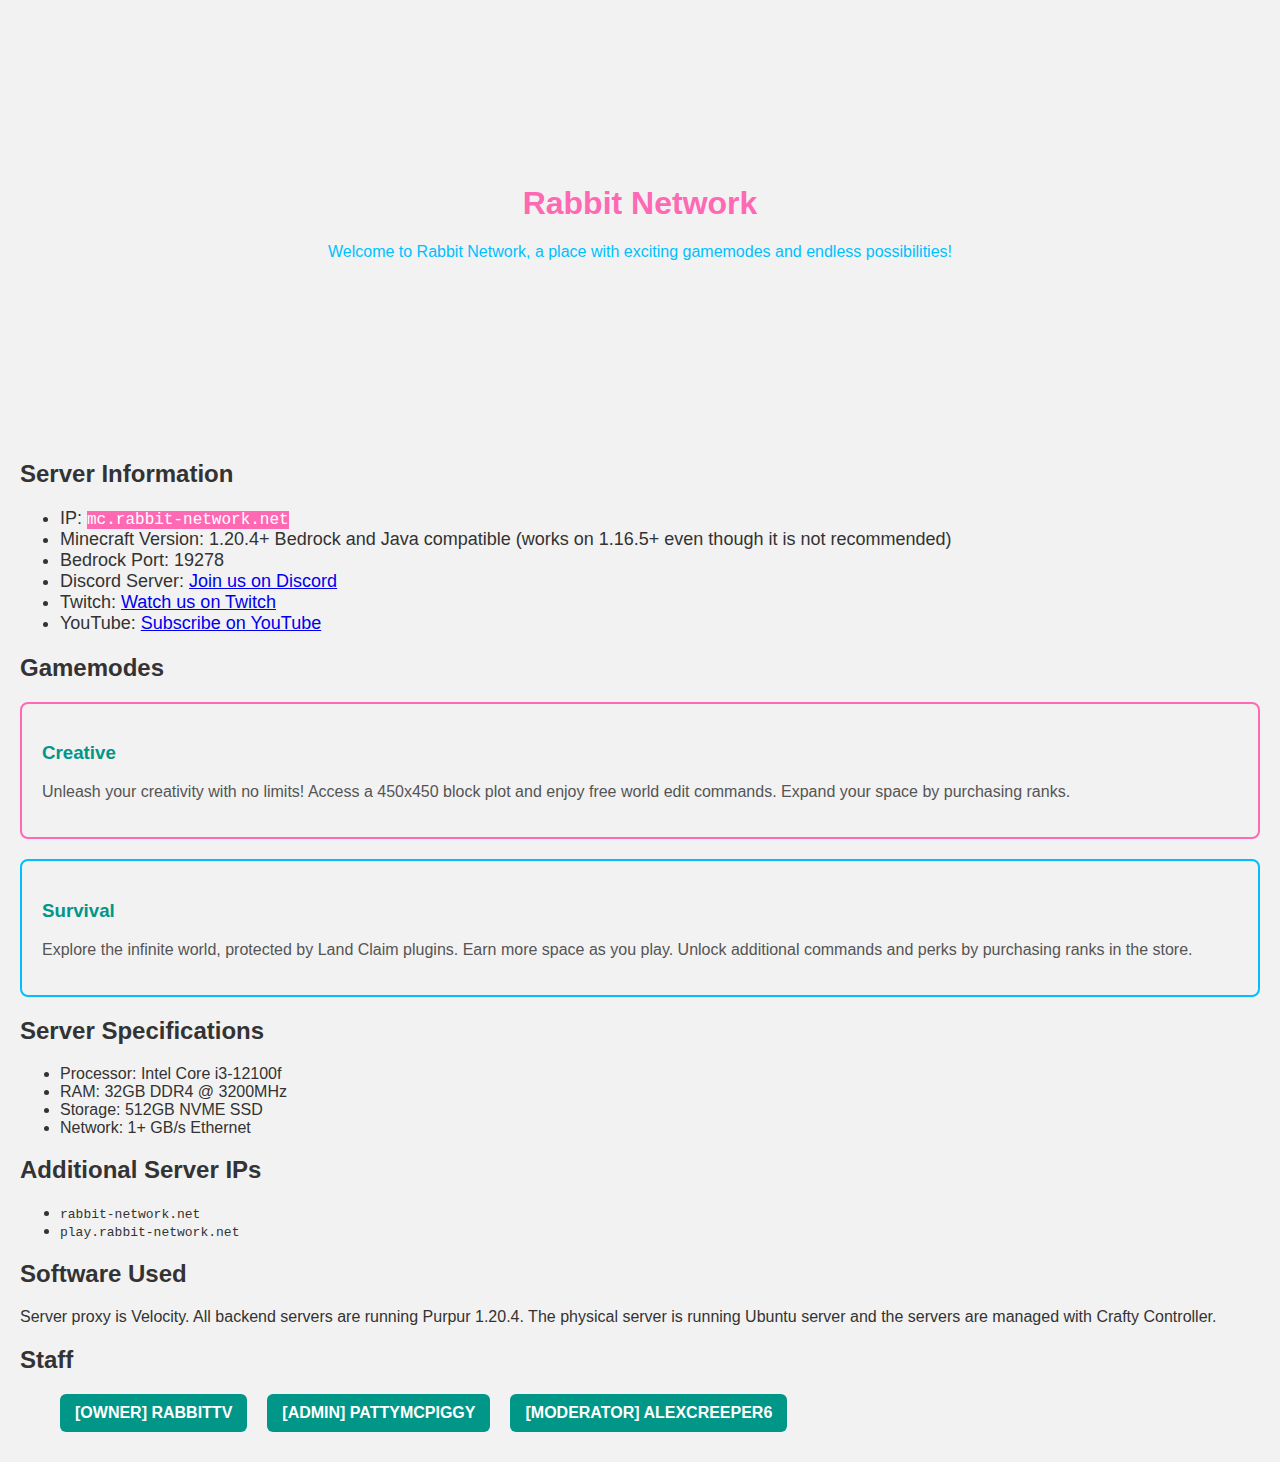
<file: index.html>
<!DOCTYPE html>
<html lang="en">

<head>
    <!-- Google tag (gtag.js) -->
    <script async src="https://www.googletagmanager.com/gtag/js?id=G-1Z5DNPCXWE"></script>
    <script>
        window.dataLayer = window.dataLayer || [];
        function gtag(){dataLayer.push(arguments);}
        gtag('js', new Date());

        gtag('config', 'G-1Z5DNPCXWE');
    </script>
    <meta charset="UTF-8">
    <meta name="viewport" content="width=device-width, initial-scale=1.0">
    <title>Rabbit Network</title>
    <link rel="stylesheet" href="styles.css">
</head>

<body>
    <div class="hero-section">
        <div class="hero-content">
            <h1>Rabbit Network</h1>
            <p>Welcome to Rabbit Network, a place with exciting gamemodes and endless possibilities!</p>
        </div>
    </div>

    <section class="server-info">
        <h2>Server Information</h2>
        <ul>
            <li>IP: <code>mc.rabbit-network.net</code></li>
            <li>Minecraft Version: 1.20.4+ Bedrock and Java compatible (works on 1.16.5+ even though it is not recommended)</li>
            <li>Bedrock Port: 19278</li>
            <li>Discord Server: <a href="https://discord.gg/AGnu449cMf" target="_blank">Join us on Discord</a></li>
            <li>Twitch: <a href="https://twitch.tv/rabbittv" target="_blank">Watch us on Twitch</a></li>
            <li>YouTube: <a href="https://youtube.com/@rabbittv_" target="_blank">Subscribe on YouTube</a></li>
        </ul>
    </section>

    <section>
        <h2>Gamemodes</h2>
        <div class="feature-box creative">
            <h3>Creative</h3>
            <p>Unleash your creativity with no limits! Access a 450x450 block plot and enjoy free world edit commands. Expand your space by purchasing ranks.</p>
        </div>
        <div class="feature-box survival">
            <h3>Survival</h3>
            <p>Explore the infinite world, protected by Land Claim plugins. Earn more space as you play. Unlock additional commands and perks by purchasing ranks in the store.</p>
        </div>
    </section>

    <section>
        <h2>Server Specifications</h2>
        <ul>
            <li>Processor: Intel Core i3-12100f</li>
            <li>RAM: 32GB DDR4 @ 3200MHz</li>
            <li>Storage: 512GB NVME SSD</li>
            <li>Network: 1+ GB/s Ethernet</li>
        </ul>
    </section>

    <section>
        <h2>Additional Server IPs</h2>
        <ul>
            <li><code>rabbit-network.net</code></li>
            <li><code>play.rabbit-network.net</code></li>
        </ul>
    </section>

    <section>
        <h2>Software Used</h2>
        <p>Server proxy is Velocity. All backend servers are running Purpur 1.20.4. The physical server is running Ubuntu server and the servers are managed with Crafty Controller.</p>
    </section>

    <section>
        <h2>Staff</h2>
        <ul class="staff-list">
            <li>[OWNER] RabbitTV</li>
            <li>[ADMIN] Pattymcpiggy</li>
            <li>[MODERATOR] Alexcreeper6</li>
        </ul>
    </section>
</body>

</html>
</file>
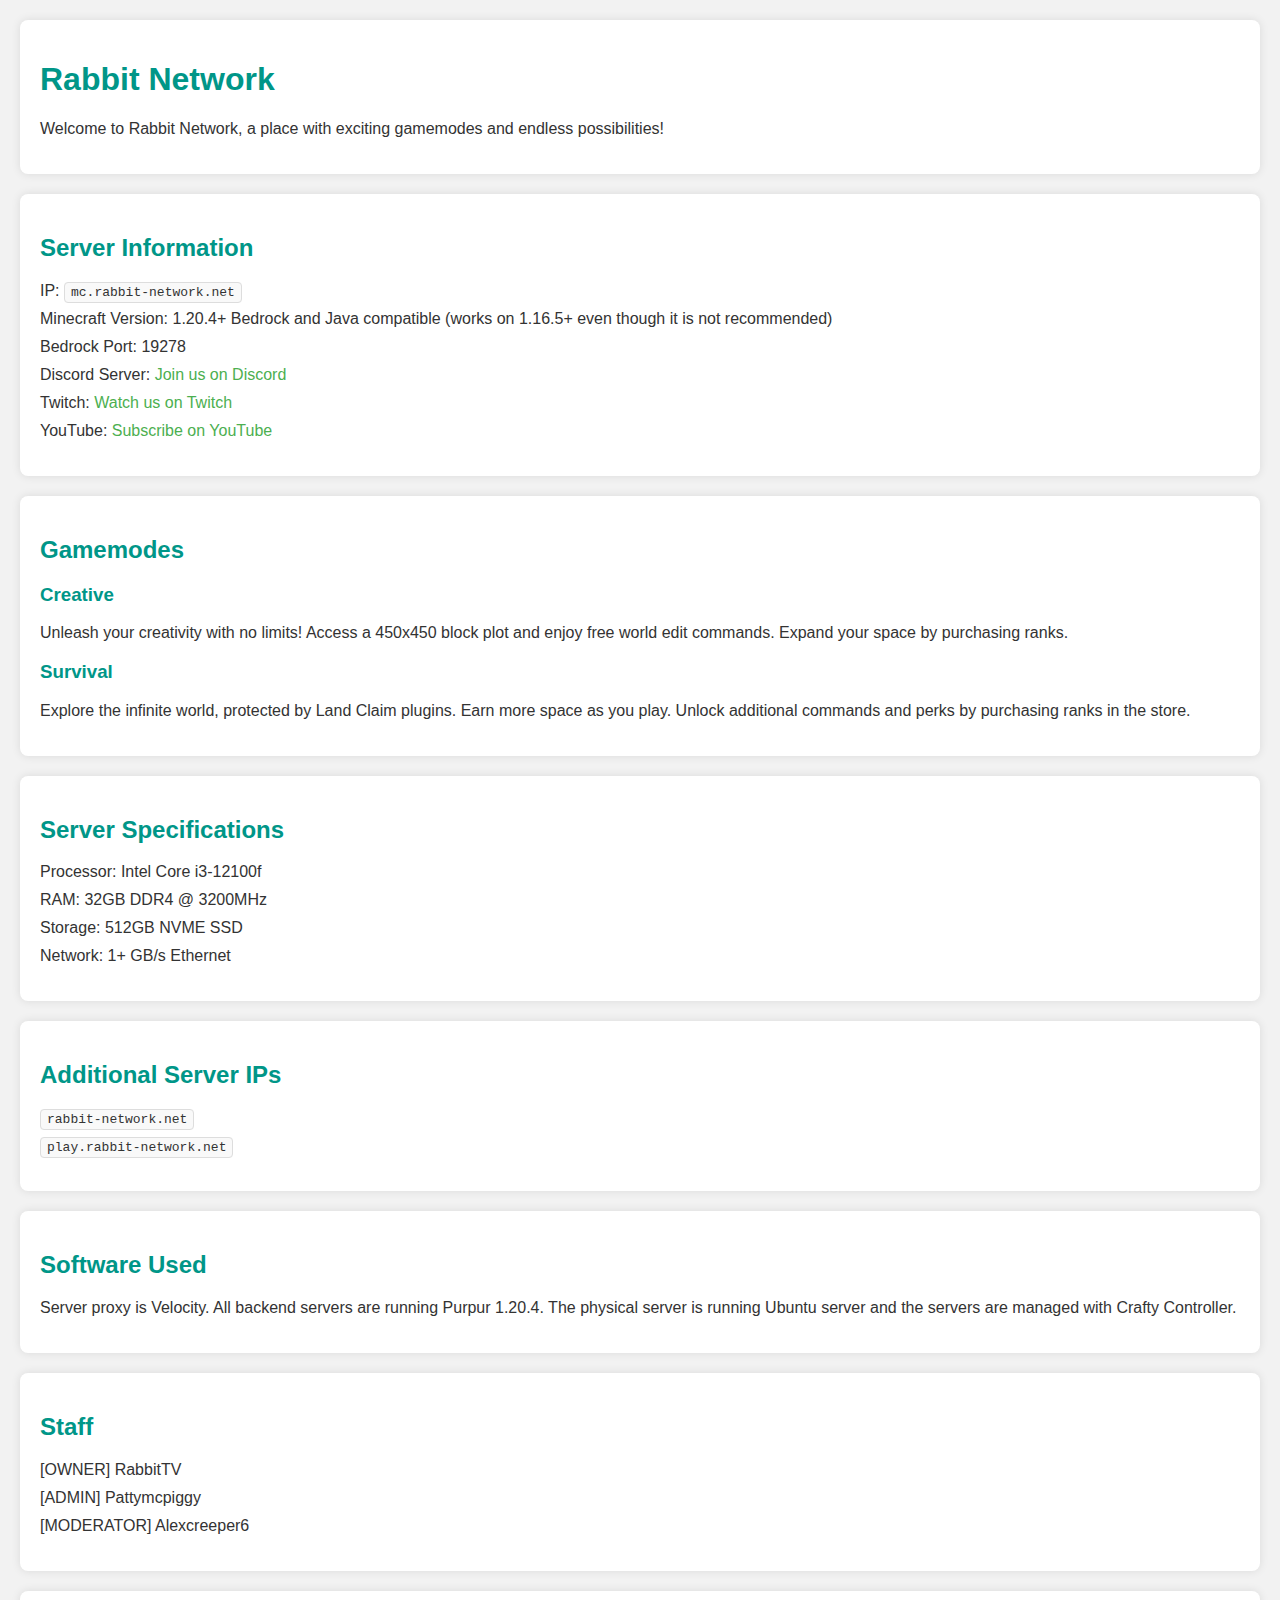
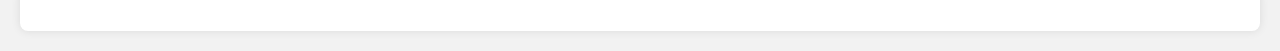
<file: Index.html>
<!DOCTYPE html>
<html lang="en">

<head>
<!-- Google tag (gtag.js) -->
<script async src="https://www.googletagmanager.com/gtag/js?id=G-1Z5DNPCXWE"></script>
<script>
  window.dataLayer = window.dataLayer || [];
  function gtag(){dataLayer.push(arguments);}
  gtag('js', new Date());

  gtag('config', 'G-1Z5DNPCXWE');
</script>
    <meta charset="UTF-8">
    <meta name="viewport" content="width=device-width, initial-scale=1.0">
    <title>RabbitTV's Minecraft Server</title>
    <style>
        body {
            font-family: 'Segoe UI', Tahoma, Geneva, Verdana, sans-serif;
            margin: 20px;
            background-color: #f2f2f2;
            color: #333;
        }

        h1, h2, h3 {
            color: #009688;
        }

        a {
            color: #4CAF50;
            text-decoration: none;
        }

        a:hover {
            text-decoration: underline;
        }

        ul {
            list-style-type: none;
            padding: 0;
        }

        li {
            margin-bottom: 10px;
        }

        code {
            background-color: #f9f9f9;
            border: 1px solid #ddd;
            padding: 2px 6px;
            border-radius: 4px;
        }

        section {
            background-color: #fff;
            padding: 20px;
            margin: 20px 0;
            border-radius: 8px;
            box-shadow: 0 0 10px rgba(0, 0, 0, 0.1);
        }
    </style>
</head>

<body>
    <section>
        <h1>Rabbit Network</h1>

        <p>Welcome to Rabbit Network, a place with exciting gamemodes and endless possibilities!</p>
    </section>

    <section>
        <h2>Server Information</h2>
        <ul>
            <li>IP: <code>mc.rabbit-network.net</code></li>
            <li>Minecraft Version: 1.20.4+ Bedrock and Java compatible (works on 1.16.5+ even though it is not recommended)</li>
            <li>Bedrock Port: 19278</li>
            <li>Discord Server: <a href="https://discord.gg/AGnu449cMf" target="_blank">Join us on Discord</a></li>
            <li>Twitch: <a href="https://twitch.tv/rabbittv" target="_blank">Watch us on Twitch</a></li>
            <li>YouTube: <a href="https://youtube.com/@rabbittv_" target="_blank">Subscribe on YouTube</a></li>
        </ul>
    </section>

    <section>
        <h2>Gamemodes</h2>
        <h3>Creative</h3>
        <p>Unleash your creativity with no limits! Access a 450x450 block plot and enjoy free world edit commands. Expand your space by purchasing ranks.</p>

        <h3>Survival</h3>
        <p>Explore the infinite world, protected by Land Claim plugins. Earn more space as you play. Unlock additional commands and perks by purchasing ranks in the store.</p>
    </section>

    <section>
        <h2>Server Specifications</h2>
        <ul>
            <li>Processor: Intel Core i3-12100f</li>
            <li>RAM: 32GB DDR4 @ 3200MHz</li>
            <li>Storage: 512GB NVME SSD</li>
            <li>Network: 1+ GB/s Ethernet</li>
        </ul>
    </section>

    <section>
        <h2>Additional Server IPs</h2>
        <ul>
            <li><code>rabbit-network.net</code></li>
            <li><code>play.rabbit-network.net</code></li>
        </ul>
    </section>

    <section>
        <h2>Software Used</h2>
        <p>Server proxy is Velocity. All backend servers are running Purpur 1.20.4. The physical server is running Ubuntu server and the servers are managed with Crafty Controller.</p>
    </section>

    <section>
        <h2>Staff</h2>
        <ul>
            <li>[OWNER] RabbitTV</li>
            <li>[ADMIN] Pattymcpiggy</li>
<li>[MODERATOR] Alexcreeper6</li>
        </ul>
    </section>

    <section>
        
    </section>
</body>

</html>
</file>
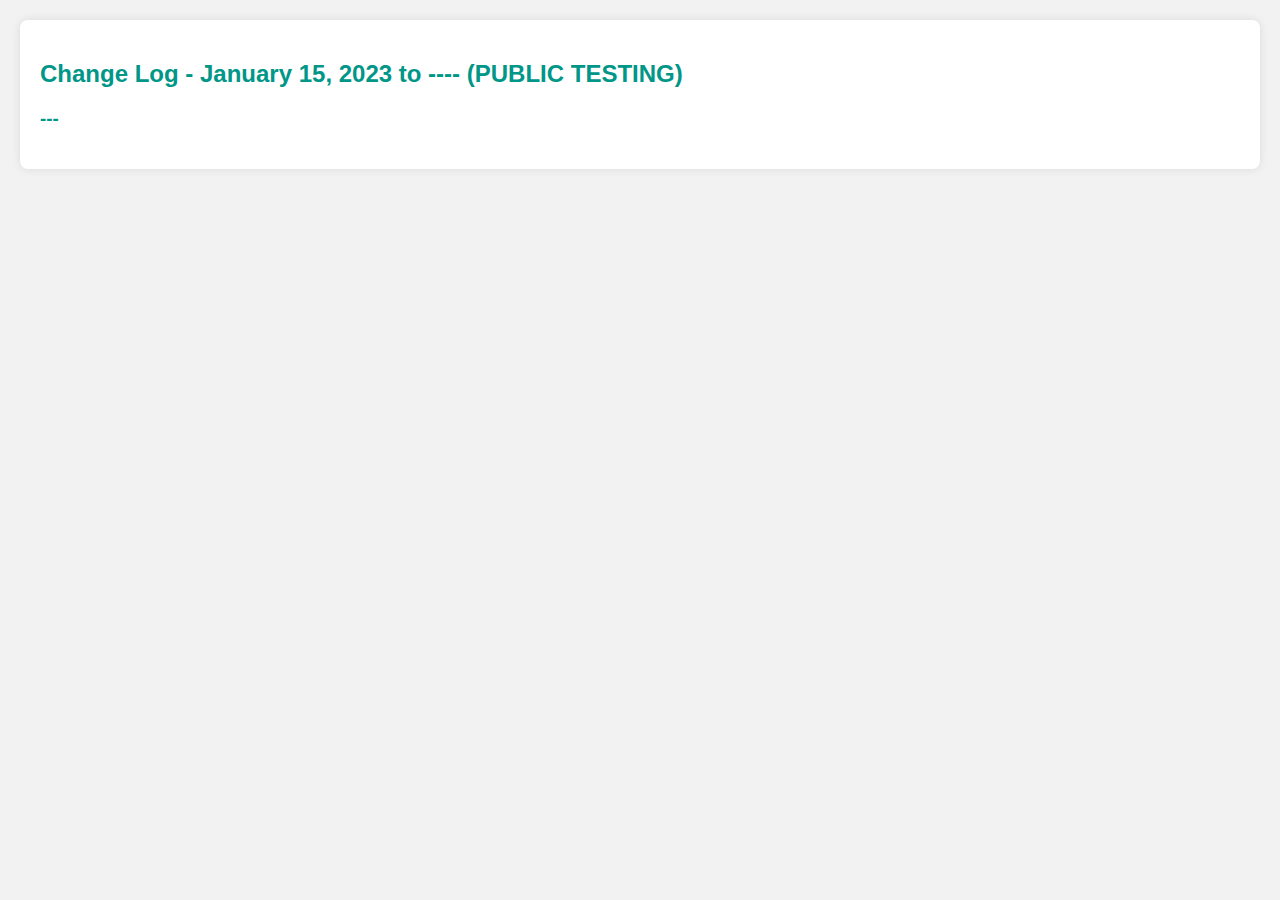
<file: changeLog.html>
<!DOCTYPE html>
<html lang="en">

<head>
<!-- Google tag (gtag.js) -->
<script async src="https://www.googletagmanager.com/gtag/js?id=G-1Z5DNPCXWE"></script>
<script>
  window.dataLayer = window.dataLayer || [];
  function gtag(){dataLayer.push(arguments);}
  gtag('js', new Date());

  gtag('config', 'G-1Z5DNPCXWE');
</script>
    <meta charset="UTF-8">
    <meta name="viewport" content="width=device-width, initial-scale=1.0">
    <title>RabbitTV's Minecraft Server - Change Log</title>
    <style>
        body {
            font-family: 'Segoe UI', Tahoma, Geneva, Verdana, sans-serif;
            margin: 20px;
            background-color: #f2f2f2;
            color: #333;
        }

        h1, h2, h3 {
            color: #009688;
        }

        a {
            color: #4CAF50;
            text-decoration: none;
        }

        a:hover {
            text-decoration: underline;
        }

        ul {
            list-style-type: none;
            padding: 0;
        }

        li {
            margin-bottom: 10px;
        }

        code {
            background-color: #f9f9f9;
            border: 1px solid #ddd;
            padding: 2px 6px;
            border-radius: 4px;
        }

        section {
            background-color: #fff;
            padding: 20px;
            margin: 20px 0;
            border-radius: 8px;
            box-shadow: 0 0 10px rgba(0, 0, 0, 0.1);
        }
    </style>
</head>

<body>
    <section>
        <h2>Change Log - January 15, 2023 to ---- (PUBLIC TESTING) </h2>

        <h3>---</h3> 
        <ul>
            <li></li>
         
        </ul>

       

    </section>
</body>

</html>
</file>
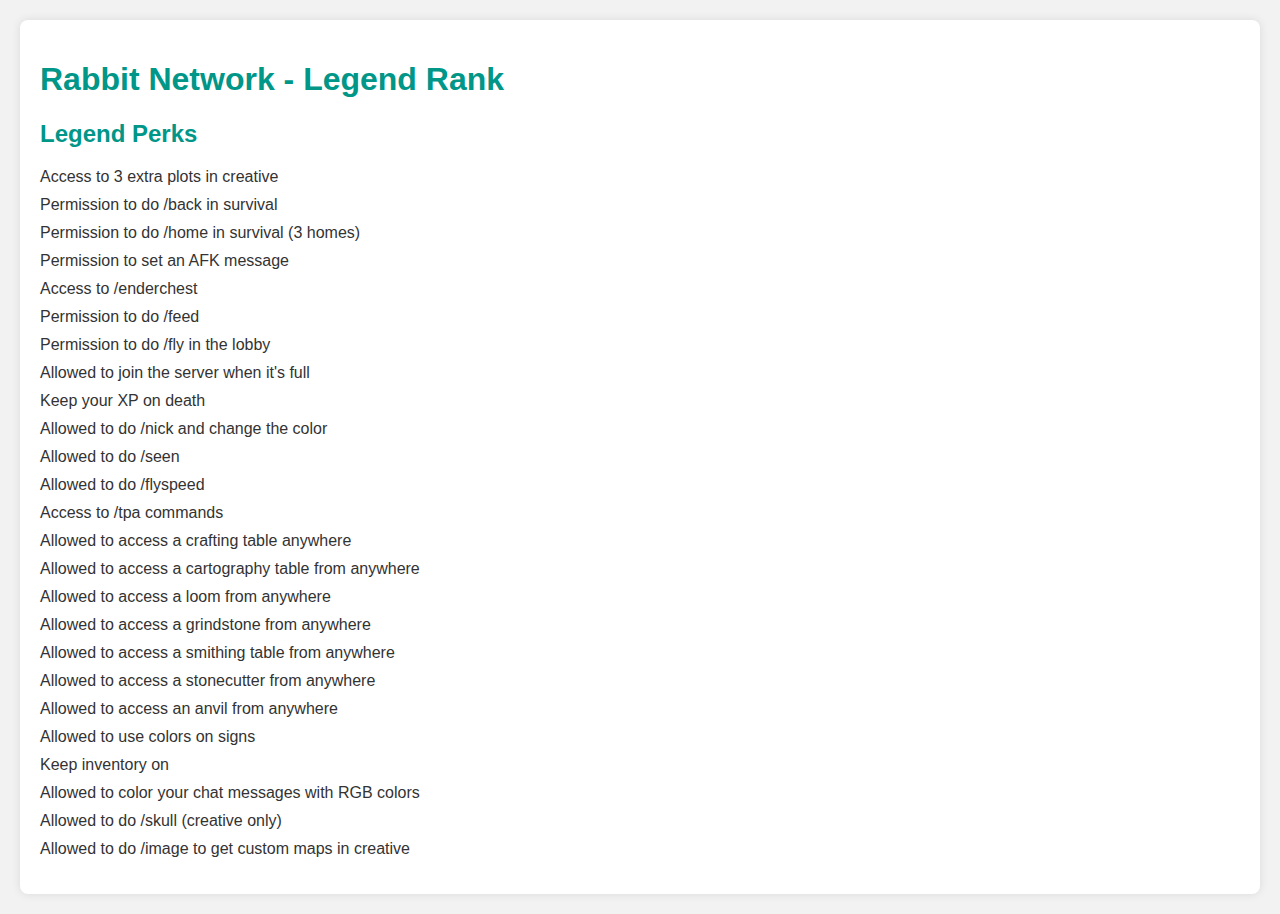
<file: legend.html>
<!DOCTYPE html>
<html lang="en">

<head>
<!-- Google tag (gtag.js) -->
<script async src="https://www.googletagmanager.com/gtag/js?id=G-1Z5DNPCXWE"></script>
<script>
  window.dataLayer = window.dataLayer || [];
  function gtag(){dataLayer.push(arguments);}
  gtag('js', new Date());

  gtag('config', 'G-1Z5DNPCXWE');
</script>
    <meta charset="UTF-8">
    <meta name="viewport" content="width=device-width, initial-scale=1.0">
    <title>RabbitTV's Minecraft Server - Legend Rank</title>
    <style>
        body {
            font-family: 'Segoe UI', Tahoma, Geneva, Verdana, sans-serif;
            margin: 20px;
            background-color: #f2f2f2;
            color: #333;
        }

        h1, h2, h3 {
            color: #009688;
        }

        a {
            color: #4CAF50;
            text-decoration: none;
        }

        a:hover {
            text-decoration: underline;
        }

        ul {
            list-style-type: none;
            padding: 0;
        }

        li {
            margin-bottom: 10px;
        }

        code {
            background-color: #f9f9f9;
            border: 1px solid #ddd;
            padding: 2px 6px;
            border-radius: 4px;
        }

        section {
            background-color: #fff;
            padding: 20px;
            margin: 20px 0;
            border-radius: 8px;
            box-shadow: 0 0 10px rgba(0, 0, 0, 0.1);
        }
    </style>
</head>

<body>
    <section>
        <h1>Rabbit Network - Legend Rank</h1>

        <h2>Legend Perks</h2>
        <ul>
            <li>Access to 3 extra plots in creative</li>
            <li>Permission to do /back in survival</li>
            <li>Permission to do /home in survival (3 homes)</li>
            <li>Permission to set an AFK message</li>
            <li>Access to /enderchest</li>
            <li>Permission to do /feed</li>
            <li>Permission to do /fly in the lobby</li>
            <li>Allowed to join the server when it's full</li>
            <li>Keep your XP on death</li>
            <li>Allowed to do /nick and change the color</li>
            <li>Allowed to do /seen</li>
            <li>Allowed to do /flyspeed</li>
            <li>Access to /tpa commands</li>
            <li>Allowed to access a crafting table anywhere</li>
            <li>Allowed to access a cartography table from anywhere</li>
            <li>Allowed to access a loom from anywhere</li>
            <li>Allowed to access a grindstone from anywhere</li>
            <li>Allowed to access a smithing table from anywhere</li>
            <li>Allowed to access a stonecutter from anywhere</li>
            <li>Allowed to access an anvil from anywhere</li>
            <li>Allowed to use colors on signs</li>
            <li>Keep inventory on</li>
            <li>Allowed to color your chat messages with RGB colors</li>
            <li>Allowed to do /skull (creative only)</li>
            <li>Allowed to do /image to get custom maps in creative</li>
        </ul>
    </section>
</body>

</html>
</file>
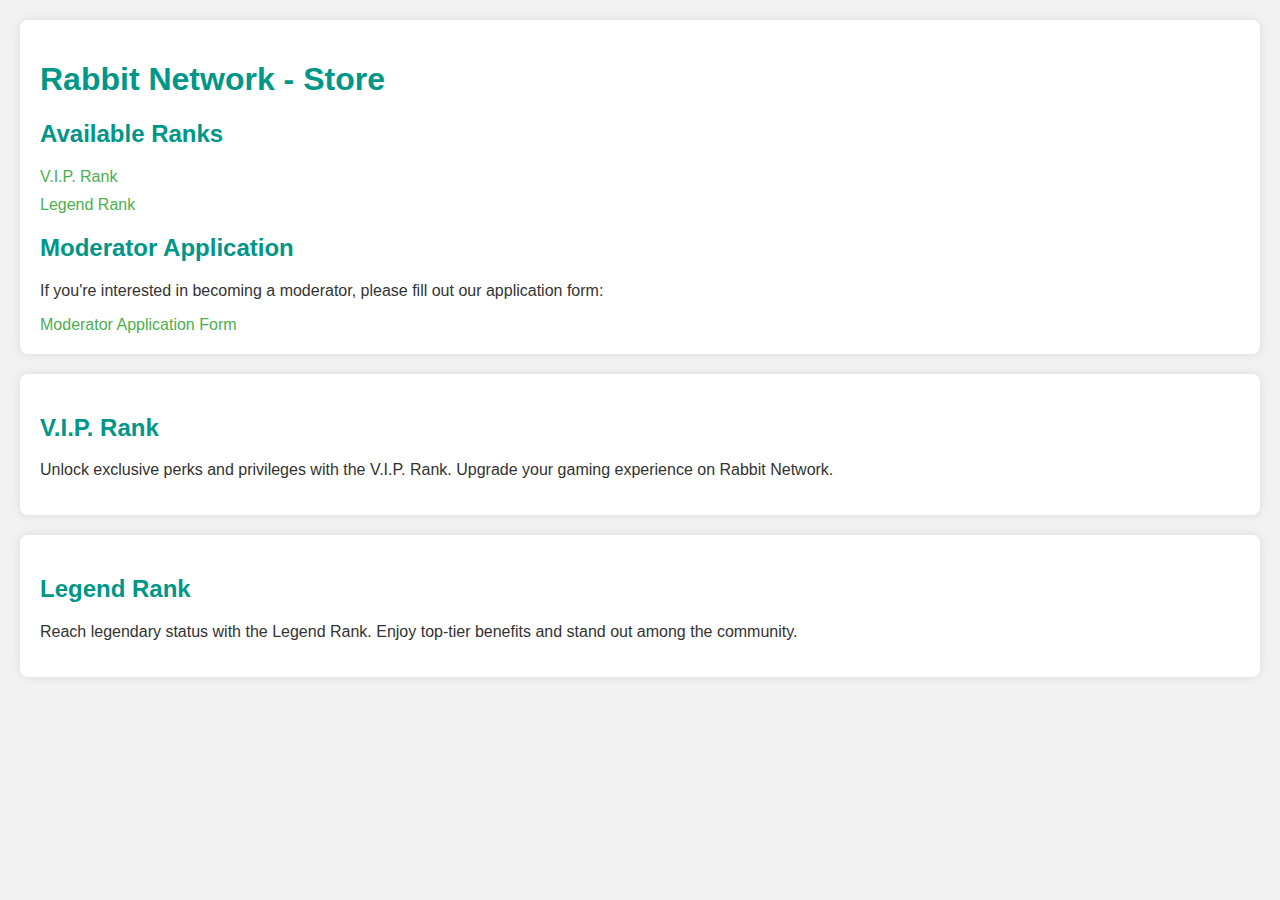
<file: store.html>
<!DOCTYPE html>
<html lang="en">

<head>
<!-- Google tag (gtag.js) -->
<script async src="https://www.googletagmanager.com/gtag/js?id=G-1Z5DNPCXWE"></script>
<script>
  window.dataLayer = window.dataLayer || [];
  function gtag(){dataLayer.push(arguments);}
  gtag('js', new Date());

  gtag('config', 'G-1Z5DNPCXWE');
</script>
    <meta charset="UTF-8">
    <meta name="viewport" content="width=device-width, initial-scale=1.0">
    <title>RabbitTV's Minecraft Server - Store</title>
    <style>
        body {
            font-family: 'Segoe UI', Tahoma, Geneva, Verdana, sans-serif;
            margin: 20px;
            background-color: #f2f2f2;
            color: #333;
        }

        h1, h2, h3 {
            color: #009688;
        }

        a {
            color: #4CAF50;
            text-decoration: none;
        }

        a:hover {
            text-decoration: underline;
        }

        ul {
            list-style-type: none;
            padding: 0;
        }

        li {
            margin-bottom: 10px;
        }

        code {
            background-color: #f9f9f9;
            border: 1px solid #ddd;
            padding: 2px 6px;
            border-radius: 4px;
        }

        section {
            background-color: #fff;
            padding: 20px;
            margin: 20px 0;
            border-radius: 8px;
            box-shadow: 0 0 10px rgba(0, 0, 0, 0.1);
        }
    </style>
</head>

<body>
    <section>
        <h1>Rabbit Network - Store</h1>

        <h2>Available Ranks</h2>
        <ul>
            <li><a href="#vip">V.I.P. Rank</a></li>
            <li><a href="#legend">Legend Rank</a></li>
        </ul>

        <h2>Moderator Application</h2>
        <p>If you're interested in becoming a moderator, please fill out our application form:</p>
        <a href="https://docs.google.com/forms/d/e/1FAIpQLSdeapWUlGIGarTeoJdLQfasnPeNzQpTKTRyBhb92ezJeaREdg/viewform" target="_blank">Moderator Application Form</a>
    </section>

    <!-- VIP Rank Section -->
    <section id="vip">
        <h2>V.I.P. Rank</h2>
        <p>Unlock exclusive perks and privileges with the V.I.P. Rank. Upgrade your gaming experience on Rabbit Network.</p>
        <!-- Add more details or purchase options as needed -->
    </section>

    <!-- Legend Rank Section -->
    <section id="legend">
        <h2>Legend Rank</h2>
        <p>Reach legendary status with the Legend Rank. Enjoy top-tier benefits and stand out among the community.</p>
        <!-- Add more details or purchase options as needed -->
    </section>
</body>

</html>
</file>
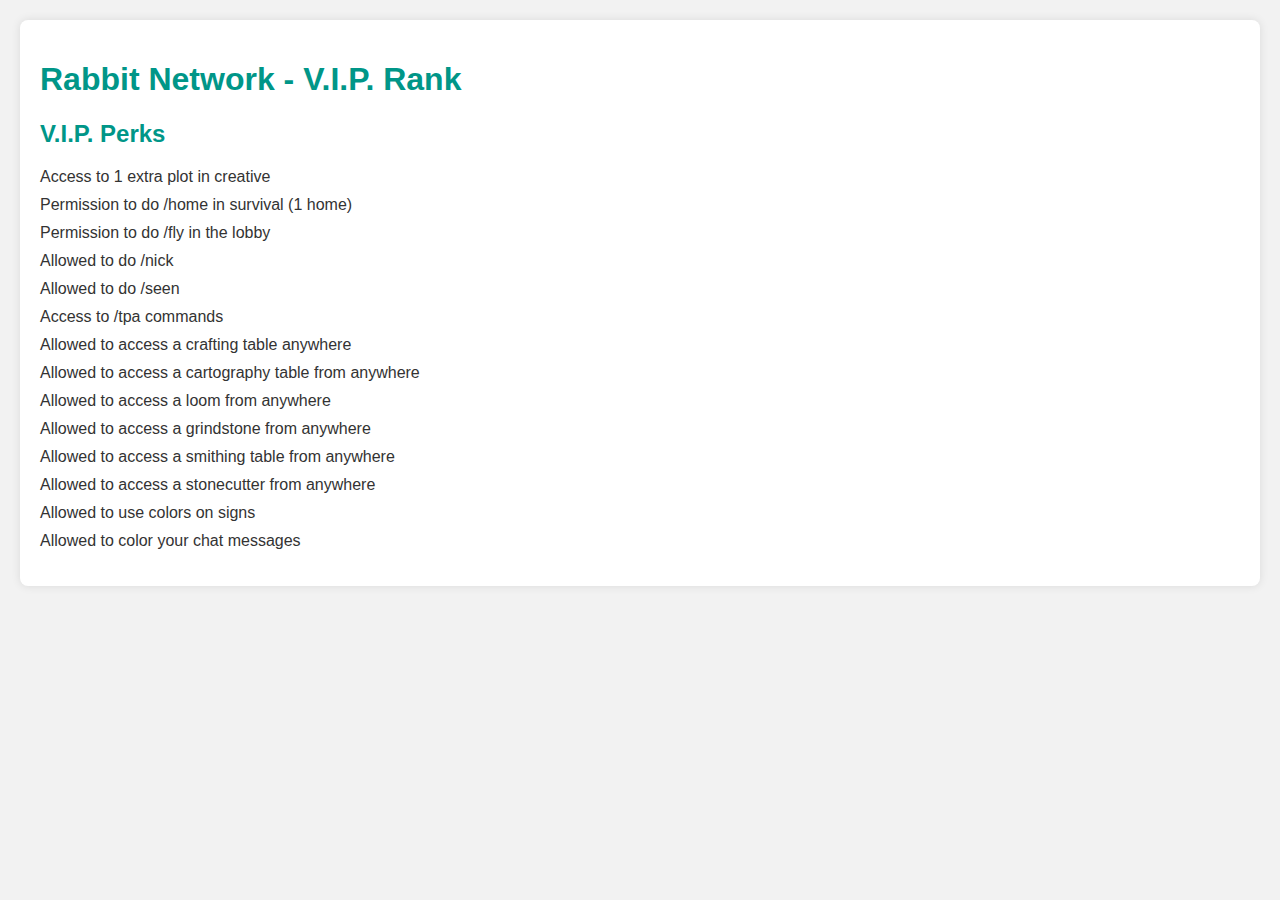
<file: vip.html>
<!DOCTYPE html>
<html lang="en">

<head>
<!-- Google tag (gtag.js) -->
<script async src="https://www.googletagmanager.com/gtag/js?id=G-1Z5DNPCXWE"></script>
<script>
  window.dataLayer = window.dataLayer || [];
  function gtag(){dataLayer.push(arguments);}
  gtag('js', new Date());

  gtag('config', 'G-1Z5DNPCXWE');
</script>
    <meta charset="UTF-8">
    <meta name="viewport" content="width=device-width, initial-scale=1.0">
    <title>RabbitTV's Minecraft Server - V.I.P. Rank</title>
    <style>
        body {
            font-family: 'Segoe UI', Tahoma, Geneva, Verdana, sans-serif;
            margin: 20px;
            background-color: #f2f2f2;
            color: #333;
        }

        h1, h2, h3 {
            color: #009688;
        }

        a {
            color: #4CAF50;
            text-decoration: none;
        }

        a:hover {
            text-decoration: underline;
        }

        ul {
            list-style-type: none;
            padding: 0;
        }

        li {
            margin-bottom: 10px;
        }

        code {
            background-color: #f9f9f9;
            border: 1px solid #ddd;
            padding: 2px 6px;
            border-radius: 4px;
        }

        section {
            background-color: #fff;
            padding: 20px;
            margin: 20px 0;
            border-radius: 8px;
            box-shadow: 0 0 10px rgba(0, 0, 0, 0.1);
        }
    </style>
</head>

<body>
    <section>
        <h1>Rabbit Network - V.I.P. Rank</h1>

        <h2>V.I.P. Perks</h2>
        <ul>
            <li>Access to 1 extra plot in creative</li>
            <li>Permission to do /home in survival (1 home)</li>
            <li>Permission to do /fly in the lobby</li>
            <li>Allowed to do /nick</li>
            <li>Allowed to do /seen</li>
            <li>Access to /tpa commands</li>
            <li>Allowed to access a crafting table anywhere</li>
            <li>Allowed to access a cartography table from anywhere</li>
            <li>Allowed to access a loom from anywhere</li>
            <li>Allowed to access a grindstone from anywhere</li>
            <li>Allowed to access a smithing table from anywhere</li>
            <li>Allowed to access a stonecutter from anywhere</li>
            <li>Allowed to use colors on signs</li>
            <li>Allowed to color your chat messages</li>
        </ul>
    </section>
</body>

</html>
</file>
<file: styles.css>
body {
    font-family: 'Segoe UI', Tahoma, Geneva, Verdana, sans-serif;
    margin: 20px;
    background-color: #f2f2f2;
    color: #333;
}

.hero-section {
    background-image: url('https://example.com/path/to/hero-image.jpg');
    background-size: cover;
    background-position: center;
    height: 400px;
    display: flex;
    justify-content: center;
    align-items: center;
    color: #fff;
    text-align: center;
    margin-bottom: 40px;
}

.hero-content {
    max-width: 800px;
}

.feature-box {
    border: 2px solid #009688;
    padding: 20px;
    border-radius: 8px;
    margin-bottom: 20px;
}

.feature-box h3 {
    color: #009688;
}

.feature-box p {
    color: #555;
}

.server-info ul li {
    font-size: 18px;
}

.server-info code {
    font-size: 16px;
}

.staff-list {
    display: flex;
    flex-wrap: wrap;
    gap: 20px;
}

.staff-list li {
    background-color: #009688;
    color: #fff;
    padding: 10px 15px;
    border-radius: 6px;
    font-weight: bold;
    text-transform: uppercase;
    list-style-type: none;
    margin-bottom: 10px;
}

/* Additional Colors */
.hero-section h1 {
    color: #ff69b4; /* Hot Pink */
}

.hero-section p {
    color: #00bfff; /* Deep Sky Blue */
}

.feature-box.creative {
    border-color: #ff69b4; /* Hot Pink */
}

.feature-box.survival {
    border-color: #00bfff; /* Deep Sky Blue */
}

.server-info code {
    background-color: #ff69b4; /* Hot Pink */
    color: #fff;
}
</file>
